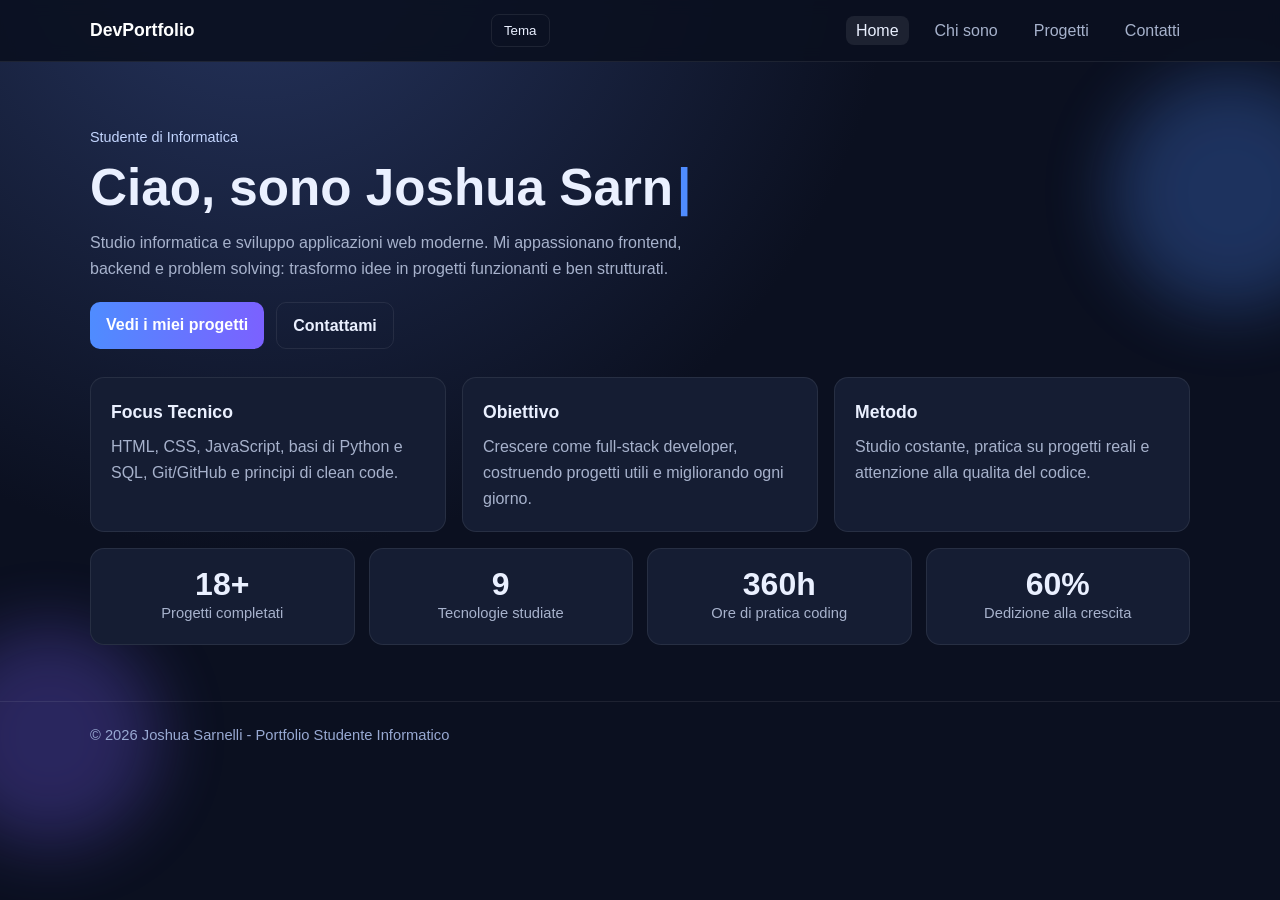
<file: index.html>
<!DOCTYPE html>
<html lang="it">
<head>
    <meta charset="UTF-8">
    <meta name="viewport" content="width=device-width, initial-scale=1.0">
    <title>Portfolio Studente Informatico | Home</title>
    <meta name="description" content="Portfolio di uno studente informatico: sviluppo web, algoritmi, progetti e competenze tecniche.">
    <link rel="stylesheet" href="style.css">
</head>
<body>
    <header class="navbar">
        <div class="container nav-content">
            <a class="logo" href="index.html">DevPortfolio</a>
            <button id="theme-toggle" class="theme-toggle" aria-label="Cambia tema">Tema</button>
            <button id="menu-toggle" class="menu-toggle" aria-label="Apri menu">Menu</button>
            <nav>
                <ul id="nav-list" class="nav-links">
                    <li><a class="active" href="index.html">Home</a></li>
                    <li><a href="about.html">Chi sono</a></li>
                    <li><a href="projects.html">Progetti</a></li>
                    <li><a href="contact.html">Contatti</a></li>
                </ul>
            </nav>
        </div>
    </header>

    <main class="container page">
        <section class="hero reveal">
            <p class="eyebrow">Studente di Informatica</p>
            <h1 id="typing-title" data-text="Ciao, sono Joshua Sarnelli."></h1>
            <p class="lead">
                Studio informatica e sviluppo applicazioni web moderne. Mi appassionano frontend,
                backend e problem solving: trasformo idee in progetti funzionanti e ben strutturati.
            </p>
            <div class="cta">
                <a class="btn btn-primary" href="projects.html">Vedi i miei progetti</a>
                <a class="btn btn-secondary" href="contact.html">Contattami</a>
            </div>
        </section>

        <section class="cards-grid reveal">
            <article class="card floating-card">
                <h2>Focus Tecnico</h2>
                <p>HTML, CSS, JavaScript, basi di Python e SQL, Git/GitHub e principi di clean code.</p>
            </article>
            <article class="card floating-card">
                <h2>Obiettivo</h2>
                <p>Crescere come full-stack developer, costruendo progetti utili e migliorando ogni giorno.</p>
            </article>
            <article class="card floating-card">
                <h2>Metodo</h2>
                <p>Studio costante, pratica su progetti reali e attenzione alla qualita del codice.</p>
            </article>
        </section>

        <section class="stats-grid reveal">
            <article class="stat-card">
                <h2><span class="counter" data-target="18">0</span>+</h2>
                <p>Progetti completati</p>
            </article>
            <article class="stat-card">
                <h2><span class="counter" data-target="9">0</span></h2>
                <p>Tecnologie studiate</p>
            </article>
            <article class="stat-card">
                <h2><span class="counter" data-target="420">0</span>h</h2>
                <p>Ore di pratica coding</p>
            </article>
            <article class="stat-card">
                <h2><span class="counter" data-target="100">0</span>%</h2>
                <p>Dedizione alla crescita</p>
            </article>
        </section>
    </main>

    <footer class="footer">
        <div class="container">
            <p>&copy; <span id="year"></span> Joshua Sarnelli - Portfolio Studente Informatico</p>
        </div>
    </footer>

    <script src="script.js"></script>
</body>
</html>
</file>
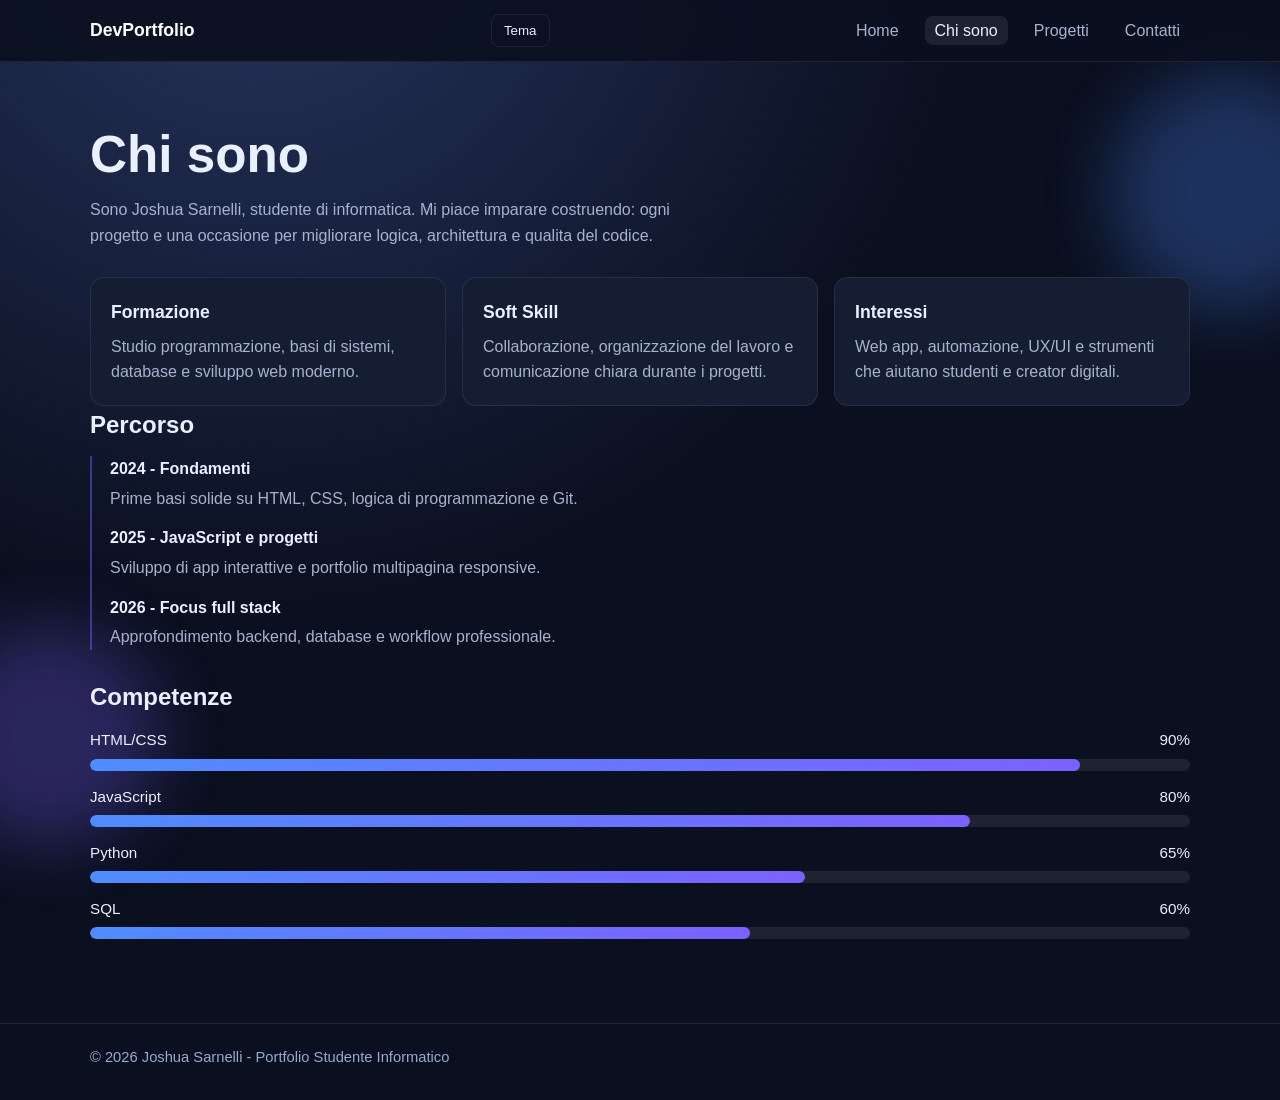
<file: about.html>
<!DOCTYPE html>
<html lang="it">
<head>
    <meta charset="UTF-8">
    <meta name="viewport" content="width=device-width, initial-scale=1.0">
    <title>Portfolio Studente Informatico | Chi sono</title>
    <meta name="description" content="Chi sono: studente di informatica con passione per sviluppo web, algoritmi e progetti pratici.">
    <link rel="stylesheet" href="style.css">
</head>
<body>
    <header class="navbar">
        <div class="container nav-content">
            <a class="logo" href="index.html">DevPortfolio</a>
            <button id="theme-toggle" class="theme-toggle" aria-label="Cambia tema">Tema</button>
            <button id="menu-toggle" class="menu-toggle" aria-label="Apri menu">Menu</button>
            <nav>
                <ul id="nav-list" class="nav-links">
                    <li><a href="index.html">Home</a></li>
                    <li><a class="active" href="about.html">Chi sono</a></li>
                    <li><a href="projects.html">Progetti</a></li>
                    <li><a href="contact.html">Contatti</a></li>
                </ul>
            </nav>
        </div>
    </header>

    <main class="container page">
        <section class="section reveal">
            <h1>Chi sono</h1>
            <p class="lead">
                Sono Joshua Sarnelli, studente di informatica. Mi piace imparare costruendo: ogni
                progetto e una occasione per migliorare logica, architettura e qualita del codice.
            </p>
        </section>

        <section class="cards-grid reveal">
            <article class="card floating-card">
                <h2>Formazione</h2>
                <p>Studio programmazione, basi di sistemi, database e sviluppo web moderno.</p>
            </article>
            <article class="card floating-card">
                <h2>Soft Skill</h2>
                <p>Collaborazione, organizzazione del lavoro e comunicazione chiara durante i progetti.</p>
            </article>
            <article class="card floating-card">
                <h2>Interessi</h2>
                <p>Web app, automazione, UX/UI e strumenti che aiutano studenti e creator digitali.</p>
            </article>
        </section>

        <section class="section reveal">
            <h2>Percorso</h2>
            <div class="timeline">
                <article class="timeline-item">
                    <h3>2024 - Fondamenti</h3>
                    <p>Prime basi solide su HTML, CSS, logica di programmazione e Git.</p>
                </article>
                <article class="timeline-item">
                    <h3>2025 - JavaScript e progetti</h3>
                    <p>Sviluppo di app interattive e portfolio multipagina responsive.</p>
                </article>
                <article class="timeline-item">
                    <h3>2026 - Focus full stack</h3>
                    <p>Approfondimento backend, database e workflow professionale.</p>
                </article>
            </div>
        </section>

        <section class="section reveal">
            <h2>Competenze</h2>
            <div class="skills-list">
                <div class="skill">
                    <div class="skill-head"><span>HTML/CSS</span><span>90%</span></div>
                    <div class="skill-bar"><span class="skill-progress" data-level="90"></span></div>
                </div>
                <div class="skill">
                    <div class="skill-head"><span>JavaScript</span><span>80%</span></div>
                    <div class="skill-bar"><span class="skill-progress" data-level="80"></span></div>
                </div>
                <div class="skill">
                    <div class="skill-head"><span>Python</span><span>65%</span></div>
                    <div class="skill-bar"><span class="skill-progress" data-level="65"></span></div>
                </div>
                <div class="skill">
                    <div class="skill-head"><span>SQL</span><span>60%</span></div>
                    <div class="skill-bar"><span class="skill-progress" data-level="60"></span></div>
                </div>
            </div>
        </section>
    </main>

    <footer class="footer">
        <div class="container">
            <p>&copy; <span id="year"></span> Joshua Sarnelli - Portfolio Studente Informatico</p>
        </div>
    </footer>

    <script src="script.js"></script>
</body>
</html>
</file>
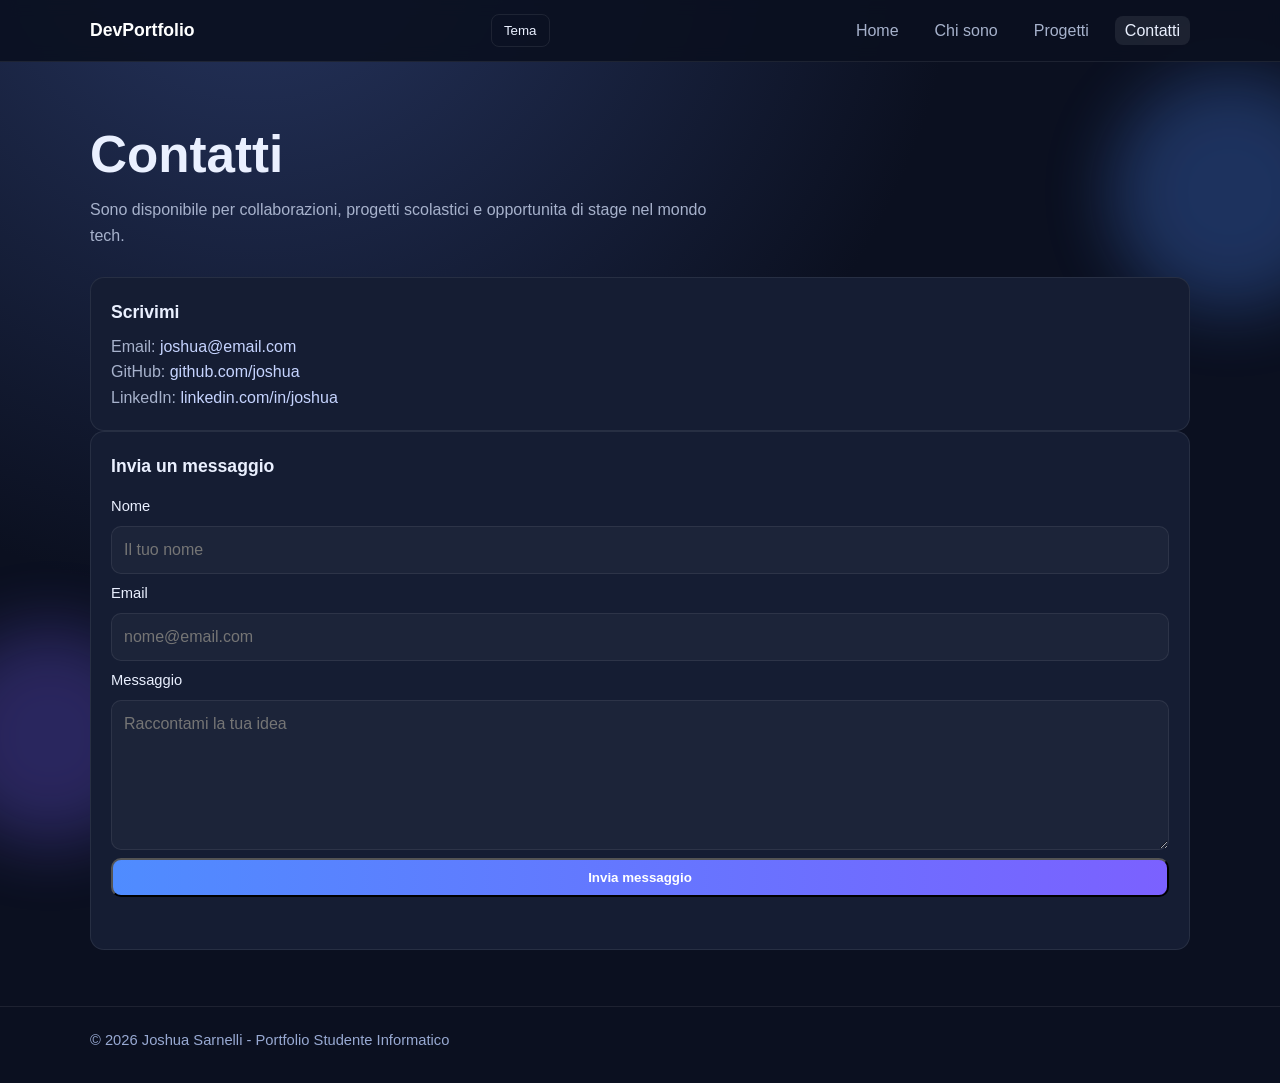
<file: contact.html>
<!DOCTYPE html>
<html lang="it">
<head>
    <meta charset="UTF-8">
    <meta name="viewport" content="width=device-width, initial-scale=1.0">
    <title>Portfolio Studente Informatico | Contatti</title>
    <meta name="description" content="Contatta Joshua Sarnelli per collaborazioni, stage e progetti digitali.">
    <link rel="stylesheet" href="style.css">
</head>
<body>
    <header class="navbar">
        <div class="container nav-content">
            <a class="logo" href="index.html">DevPortfolio</a>
            <button id="theme-toggle" class="theme-toggle" aria-label="Cambia tema">Tema</button>
            <button id="menu-toggle" class="menu-toggle" aria-label="Apri menu">Menu</button>
            <nav>
                <ul id="nav-list" class="nav-links">
                    <li><a href="index.html">Home</a></li>
                    <li><a href="about.html">Chi sono</a></li>
                    <li><a href="projects.html">Progetti</a></li>
                    <li><a class="active" href="contact.html">Contatti</a></li>
                </ul>
            </nav>
        </div>
    </header>

    <main class="container page">
        <section class="section reveal">
            <h1>Contatti</h1>
            <p class="lead">
                Sono disponibile per collaborazioni, progetti scolastici e opportunita di stage nel mondo tech.
            </p>
        </section>

        <section class="card contact-card reveal floating-card">
            <h2>Scrivimi</h2>
            <p>Email: <a href="mailto:joshua@email.com">joshua@email.com</a></p>
            <p>GitHub: <a href="#" aria-label="Profilo GitHub">github.com/joshua</a></p>
            <p>LinkedIn: <a href="#" aria-label="Profilo LinkedIn">linkedin.com/in/joshua</a></p>
        </section>

        <section class="card reveal">
            <h2>Invia un messaggio</h2>
            <form id="contact-form" class="contact-form" novalidate>
                <label for="name">Nome</label>
                <input id="name" name="name" type="text" placeholder="Il tuo nome">

                <label for="email">Email</label>
                <input id="email" name="email" type="email" placeholder="nome@email.com">

                <label for="message">Messaggio</label>
                <textarea id="message" name="message" rows="5" placeholder="Raccontami la tua idea"></textarea>

                <button class="btn btn-primary" type="submit">Invia messaggio</button>
                <p id="form-feedback" class="form-feedback" aria-live="polite"></p>
            </form>
        </section>
    </main>

    <footer class="footer">
        <div class="container">
            <p>&copy; <span id="year"></span> Joshua Sarnelli - Portfolio Studente Informatico</p>
        </div>
    </footer>

    <script src="script.js"></script>
</body>
</html>
</file>
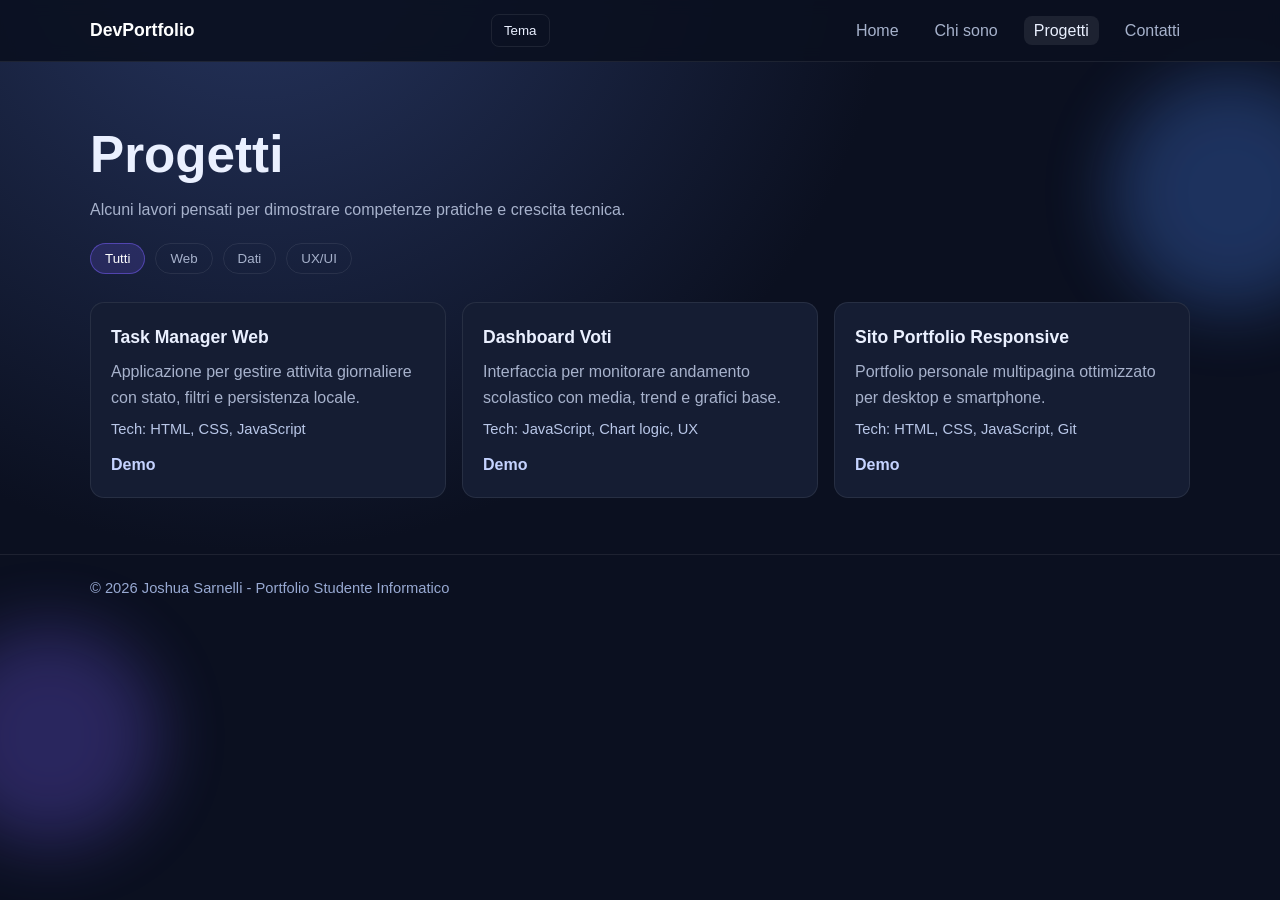
<file: projects.html>
<!DOCTYPE html>
<html lang="it">
<head>
    <meta charset="UTF-8">
    <meta name="viewport" content="width=device-width, initial-scale=1.0">
    <title>Portfolio Studente Informatico | Progetti</title>
    <meta name="description" content="Progetti di uno studente informatico: web app, dashboard dati, strumenti utili per lo studio.">
    <link rel="stylesheet" href="style.css">
</head>
<body>
    <header class="navbar">
        <div class="container nav-content">
            <a class="logo" href="index.html">DevPortfolio</a>
            <button id="theme-toggle" class="theme-toggle" aria-label="Cambia tema">Tema</button>
            <button id="menu-toggle" class="menu-toggle" aria-label="Apri menu">Menu</button>
            <nav>
                <ul id="nav-list" class="nav-links">
                    <li><a href="index.html">Home</a></li>
                    <li><a href="about.html">Chi sono</a></li>
                    <li><a class="active" href="projects.html">Progetti</a></li>
                    <li><a href="contact.html">Contatti</a></li>
                </ul>
            </nav>
        </div>
    </header>

    <main class="container page">
        <section class="section reveal">
            <h1>Progetti</h1>
            <p class="lead">Alcuni lavori pensati per dimostrare competenze pratiche e crescita tecnica.</p>
            <div class="filter-group" role="group" aria-label="Filtra progetti">
                <button class="filter-btn active" data-filter="all">Tutti</button>
                <button class="filter-btn" data-filter="web">Web</button>
                <button class="filter-btn" data-filter="data">Dati</button>
                <button class="filter-btn" data-filter="ux">UX/UI</button>
            </div>
        </section>

        <section class="cards-grid reveal" id="projects-grid">
            <article class="card project-card" data-category="web ux">
                <h2>Task Manager Web</h2>
                <p>Applicazione per gestire attivita giornaliere con stato, filtri e persistenza locale.</p>
                <p class="tags">Tech: HTML, CSS, JavaScript</p>
                <a class="mini-link" href="#">Demo</a>
            </article>
            <article class="card project-card" data-category="data ux">
                <h2>Dashboard Voti</h2>
                <p>Interfaccia per monitorare andamento scolastico con media, trend e grafici base.</p>
                <p class="tags">Tech: JavaScript, Chart logic, UX</p>
                <a class="mini-link" href="#">Demo</a>
            </article>
            <article class="card project-card" data-category="web">
                <h2>Sito Portfolio Responsive</h2>
                <p>Portfolio personale multipagina ottimizzato per desktop e smartphone.</p>
                <p class="tags">Tech: HTML, CSS, JavaScript, Git</p>
                <a class="mini-link" href="#">Demo</a>
            </article>
        </section>
    </main>

    <footer class="footer">
        <div class="container">
            <p>&copy; <span id="year"></span> Joshua Sarnelli - Portfolio Studente Informatico</p>
        </div>
    </footer>

    <script src="script.js"></script>
</body>
</html>
</file>
<file: style.css>
:root {
    --bg: #0b1020;
    --panel: #151d33;
    --text: #eaf0ff;
    --muted: #a7b2cc;
    --accent: #4f8cff;
    --accent-2: #7b61ff;
    --border: rgba(255, 255, 255, 0.08);
}

[data-theme="light"] {
    --bg: #eef3ff;
    --panel: #ffffff;
    --text: #17223f;
    --muted: #4e5d84;
    --accent: #3459ff;
    --accent-2: #6842ff;
    --border: rgba(20, 30, 60, 0.12);
}

* {
    box-sizing: border-box;
    margin: 0;
    padding: 0;
}

body {
    font-family: "Segoe UI", Arial, sans-serif;
    color: var(--text);
    background: radial-gradient(circle at 20% -10%, #273661 0%, var(--bg) 45%);
    line-height: 1.6;
    min-height: 100vh;
    transition: background 0.35s ease, color 0.35s ease;
}

body::before,
body::after {
    content: "";
    position: fixed;
    z-index: -1;
    border-radius: 999px;
    filter: blur(34px);
    opacity: 0.28;
    animation: orbMove 12s ease-in-out infinite;
}

body::before {
    width: 240px;
    height: 240px;
    background: #4f8cff;
    top: 8%;
    right: -70px;
}

body::after {
    width: 220px;
    height: 220px;
    background: #7b61ff;
    bottom: 6%;
    left: -60px;
    animation-delay: 2s;
}

@keyframes floatY {
    0% { transform: translateY(0); }
    50% { transform: translateY(-6px); }
    100% { transform: translateY(0); }
}

@keyframes orbMove {
    0% { transform: translateY(0) translateX(0); }
    50% { transform: translateY(-24px) translateX(12px); }
    100% { transform: translateY(0) translateX(0); }
}

.container {
    width: min(1100px, 92%);
    margin: 0 auto;
}

.navbar {
    position: sticky;
    top: 0;
    z-index: 99;
    background: rgba(11, 16, 32, 0.9);
    backdrop-filter: blur(8px);
    border-bottom: 1px solid var(--border);
}

.nav-content {
    display: flex;
    align-items: center;
    justify-content: space-between;
    gap: 16px;
    padding: 14px 0;
}

.logo {
    color: #ffffff;
    text-decoration: none;
    font-size: 1.1rem;
    font-weight: 700;
}

.menu-toggle {
    display: none;
    color: var(--text);
    background: transparent;
    border: 1px solid var(--border);
    border-radius: 8px;
    padding: 8px 12px;
    cursor: pointer;
}

.theme-toggle {
    color: var(--text);
    background: transparent;
    border: 1px solid var(--border);
    border-radius: 8px;
    padding: 8px 12px;
    cursor: pointer;
}

.nav-links {
    list-style: none;
    display: flex;
    gap: 16px;
}

.nav-links a {
    color: var(--muted);
    text-decoration: none;
    font-weight: 500;
    padding: 6px 10px;
    border-radius: 8px;
}

.nav-links a:hover,
.nav-links a.active {
    color: var(--text);
    background: rgba(255, 255, 255, 0.08);
}

.page {
    padding: 64px 0 56px;
}

.hero,
.section {
    margin-bottom: 28px;
}

.eyebrow {
    color: #c4d6ff;
    font-size: 0.9rem;
    margin-bottom: 10px;
}

h1 {
    font-size: clamp(1.9rem, 4.5vw, 3.2rem);
    line-height: 1.12;
    margin-bottom: 14px;
}

.lead {
    max-width: 70ch;
    color: var(--muted);
    margin-bottom: 20px;
}

.cta {
    display: flex;
    gap: 12px;
    flex-wrap: wrap;
}

.btn {
    display: inline-block;
    text-decoration: none;
    font-weight: 600;
    padding: 10px 16px;
    border-radius: 10px;
    transition: transform 0.2s ease, box-shadow 0.2s ease;
}

.btn:hover {
    transform: translateY(-2px);
    box-shadow: 0 8px 20px rgba(79, 140, 255, 0.25);
}

.btn-primary {
    color: white;
    background: linear-gradient(90deg, var(--accent), var(--accent-2));
}

.btn-secondary {
    color: var(--text);
    border: 1px solid var(--border);
}

.cards-grid {
    display: grid;
    grid-template-columns: repeat(3, minmax(0, 1fr));
    gap: 16px;
}

.card {
    background: var(--panel);
    border: 1px solid var(--border);
    border-radius: 14px;
    padding: 20px;
    transition: transform 0.25s ease, border-color 0.25s ease, box-shadow 0.25s ease, opacity 0.3s ease;
}

.card:hover {
    transform: translateY(-4px);
    border-color: rgba(123, 97, 255, 0.5);
    box-shadow: 0 12px 30px rgba(0, 0, 0, 0.2);
}

.card h2 {
    font-size: 1.1rem;
    margin-bottom: 8px;
}

.card p {
    color: var(--muted);
}

.project-card .tags {
    margin-top: 8px;
    color: #b9c7e8;
    font-size: 0.92rem;
}

.mini-link {
    display: inline-block;
    margin-top: 10px;
    color: #c5d3ff;
    text-decoration: none;
    font-weight: 600;
}

.mini-link:hover {
    text-decoration: underline;
}

.project-card.hidden {
    display: none;
}

.filter-group {
    display: flex;
    gap: 10px;
    flex-wrap: wrap;
    margin-top: 10px;
}

.filter-btn {
    color: var(--muted);
    background: transparent;
    border: 1px solid var(--border);
    border-radius: 999px;
    padding: 7px 14px;
    cursor: pointer;
    transition: all 0.2s ease;
}

.filter-btn:hover,
.filter-btn.active {
    color: #fff;
    border-color: rgba(123, 97, 255, 0.5);
    background: rgba(123, 97, 255, 0.18);
}

.reveal {
    opacity: 0;
    transform: translateY(18px);
    transition: opacity 0.6s ease, transform 0.6s ease;
}

.reveal.visible {
    opacity: 1;
    transform: translateY(0);
}

.floating-card:nth-child(2) {
    animation: floatY 4.2s ease-in-out infinite;
}

.floating-card:nth-child(3) {
    animation: floatY 4.8s ease-in-out infinite;
}

#typing-title::after {
    content: "|";
    margin-left: 4px;
    color: var(--accent);
    animation: blink 0.8s step-end infinite;
}

@keyframes blink {
    50% { opacity: 0; }
}

.contact-card a {
    color: #c6d4ff;
    text-decoration: none;
}

.contact-card a:hover {
    text-decoration: underline;
}

.footer {
    border-top: 1px solid var(--border);
    color: #98a9d2;
    padding: 22px 0 30px;
    font-size: 0.92rem;
}

.stats-grid {
    display: grid;
    grid-template-columns: repeat(4, minmax(0, 1fr));
    gap: 14px;
    margin-top: 16px;
}

.stat-card {
    background: var(--panel);
    border: 1px solid var(--border);
    border-radius: 14px;
    padding: 18px;
    text-align: center;
}

.stat-card h2 {
    font-size: 2rem;
    line-height: 1.1;
}

.stat-card p {
    color: var(--muted);
    font-size: 0.92rem;
}

.timeline {
    margin-top: 12px;
    border-left: 2px solid rgba(123, 97, 255, 0.45);
    padding-left: 18px;
    display: grid;
    gap: 14px;
}

.timeline-item h3 {
    font-size: 1rem;
    margin-bottom: 4px;
}

.timeline-item p {
    color: var(--muted);
}

.skills-list {
    display: grid;
    gap: 14px;
    margin-top: 12px;
}

.skill-head {
    display: flex;
    justify-content: space-between;
    margin-bottom: 6px;
    font-size: 0.95rem;
}

.skill-bar {
    width: 100%;
    height: 12px;
    background: rgba(255, 255, 255, 0.08);
    border-radius: 999px;
    overflow: hidden;
}

.skill-progress {
    display: block;
    width: 0;
    height: 100%;
    border-radius: 999px;
    background: linear-gradient(90deg, var(--accent), var(--accent-2));
    transition: width 1s ease;
}

.contact-form {
    margin-top: 14px;
    display: grid;
    gap: 8px;
}

.contact-form label {
    font-size: 0.92rem;
}

.contact-form input,
.contact-form textarea {
    width: 100%;
    background: rgba(255, 255, 255, 0.03);
    color: var(--text);
    border: 1px solid var(--border);
    border-radius: 10px;
    padding: 10px 12px;
    font: inherit;
}

.contact-form input:focus,
.contact-form textarea:focus {
    outline: 2px solid rgba(79, 140, 255, 0.5);
}

.form-feedback {
    min-height: 20px;
    margin-top: 4px;
    color: var(--muted);
    font-size: 0.92rem;
}

.form-feedback.success {
    color: #4bd78f;
}

.form-feedback.error {
    color: #ff7a9c;
}

@media (max-width: 880px) {
    .cards-grid {
        grid-template-columns: repeat(2, minmax(0, 1fr));
    }

    .stats-grid {
        grid-template-columns: repeat(2, minmax(0, 1fr));
    }
}

@media (max-width: 680px) {
    .menu-toggle {
        display: inline-block;
    }

    .nav-links {
        display: none;
        position: absolute;
        right: 4%;
        top: 58px;
        width: 220px;
        background: #131a2f;
        border: 1px solid var(--border);
        border-radius: 12px;
        padding: 10px;
        flex-direction: column;
        gap: 4px;
    }

    .nav-links.open {
        display: flex;
    }

    .cards-grid {
        grid-template-columns: 1fr;
    }

    .stats-grid {
        grid-template-columns: 1fr;
    }

    .floating-card:nth-child(2),
    .floating-card:nth-child(3) {
        animation: none;
    }
}
</file>
